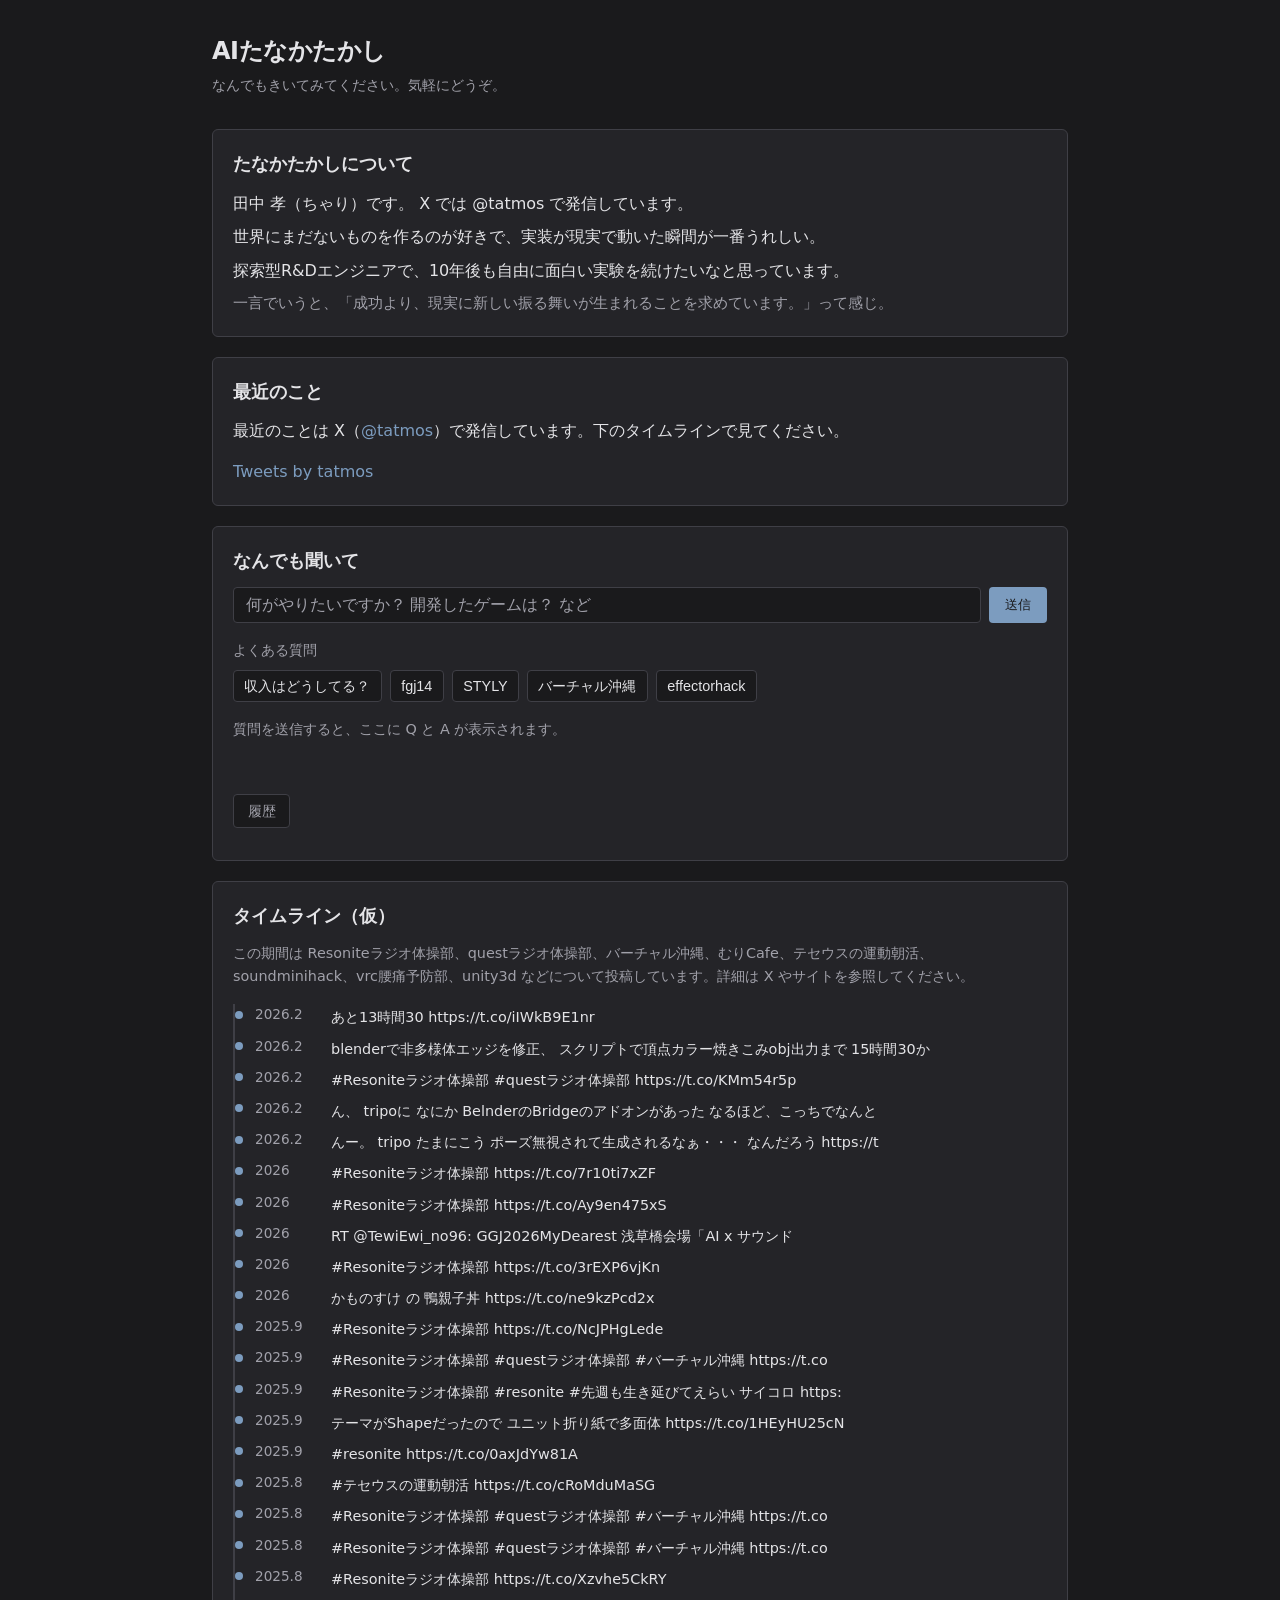
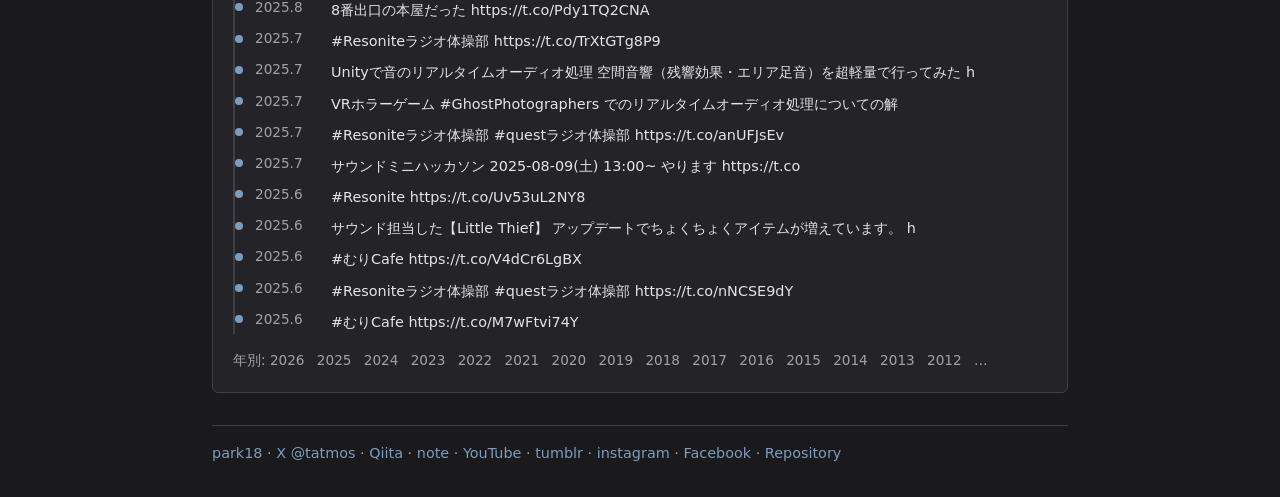
<file: index.html>
<!DOCTYPE html>
<html lang="ja">
<head>
  <meta charset="UTF-8">
  <meta name="viewport" content="width=device-width, initial-scale=1">
  <title>AIたなかたかし — いろいろ質問どうぞ</title>
  <link rel="stylesheet" href="style.css">
</head>
<body>
  <main>
    <header>
      <h1>AIたなかたかし</h1>
      <p class="subtitle">なんでもきいてみてください。気軽にどうぞ。</p>
    </header>

    <section id="self-intro-section" class="card">
      <h2>たなかたかしについて</h2>
      <div id="self-intro" aria-live="polite">
        <p class="status-note">読み込み中…</p>
      </div>
    </section>

    <section id="recent-section" class="card">
      <h2>最近のこと</h2>
      <p id="recent-summary" class="recent-summary">最近のことは X（<a href="https://x.com/tatmos">@tatmos</a>）で発信しています。下のタイムラインで見てください。</p>
      <div class="twitter-embed" aria-label="X タイムライン">
        <a class="twitter-timeline" data-dnt="true" data-theme="dark" data-chrome="noheader nofooter noborders" href="https://x.com/tatmos">Tweets by tatmos</a>
      </div>
    </section>

    <section id="chat-section" class="card">
      <h2>なんでも聞いて</h2>
      <form id="chat-form" class="chat-form">
        <label for="chat-input" class="visually-hidden">質問を入力</label>
        <input type="text" id="chat-input" class="chat-input" placeholder="何がやりたいですか？ 開発したゲームは？ など" autocomplete="off">
        <button type="submit" class="chat-submit">送信</button>
      </form>
      <p class="faq-label">よくある質問</p>
      <div id="faq-buttons" class="faq-buttons" aria-live="polite"></div>
      <div id="current-qa" class="current-qa" aria-live="polite" aria-label="直近の質問と回答">
        <p class="current-qa-placeholder">質問を送信すると、ここに Q と A が表示されます。</p>
      </div>
      <button type="button" id="chat-history-btn" class="chat-history-btn" aria-expanded="false" aria-controls="chat-history-container">履歴</button>
      <div id="chat-history-container" class="chat-history-container is-hidden" aria-label="会話履歴">
        <div id="chat-history" class="chat-history" aria-live="polite"></div>
      </div>
    </section>

    <section id="timeline-section" class="card" aria-label="タイムライン（仮）">
      <h2>タイムライン（仮）</h2>
      <p id="timeline-summary" class="timeline-summary"></p>
      <div id="timeline-view" class="timeline-view" aria-live="polite">
        <p class="status-note">読み込み中…</p>
      </div>
    </section>

    <footer>
      <p class="footer-links">読み込み中…</p>
    </footer>
  </main>
  <script src="js/definition-loader.js"></script>
  <script src="js/rules-engine.js"></script>
  <script src="js/chat-ui.js"></script>
  <script src="js/app.js"></script>
  <script async src="https://platform.twitter.com/widgets.js" charset="utf-8"></script>
</body>
</html>
</file>
<file: style.css>
/* ミニマル・暗背景・読みやすさ優先 */

:root {
  --bg: #1a1a1c;
  --surface: #242428;
  --text: #e4e4e7;
  --text-muted: #a1a1aa;
  --accent: #7c9cbf;
  --border: #3f3f46;
}

* {
  box-sizing: border-box;
}

body {
  margin: 0;
  background: var(--bg);
  color: var(--text);
  font-family: "Segoe UI", system-ui, sans-serif;
  font-size: 1rem;
  line-height: 1.6;
  min-height: 100vh;
}

main {
  max-width: 56rem;
  margin: 0 auto;
  padding: 2rem 1.25rem;
}

header {
  margin-bottom: 2rem;
}

h1 {
  font-size: 1.5rem;
  font-weight: 600;
  margin: 0 0 0.25rem 0;
  letter-spacing: -0.02em;
}

.subtitle {
  color: var(--text-muted);
  font-size: 0.9rem;
  margin: 0;
}

h2 {
  font-size: 1.1rem;
  font-weight: 600;
  margin: 0 0 0.75rem 0;
  color: var(--text);
}

h3 {
  font-size: 0.95rem;
  font-weight: 600;
  margin: 0.75rem 0 0.25rem 0;
  color: var(--text-muted);
}

.card {
  background: var(--surface);
  border: 1px solid var(--border);
  border-radius: 6px;
  padding: 1.25rem;
  margin-bottom: 1.25rem;
}

.card ul {
  margin: 0;
  padding-left: 1.25rem;
}

.card li {
  margin-bottom: 0.35rem;
}

.card li:last-child {
  margin-bottom: 0;
}

.status-note {
  color: var(--text-muted);
  font-size: 0.85rem;
  margin: 0 0 1rem 0;
}

.self-intro-lead {
  margin: 0 0 0.75rem 0;
  font-weight: 500;
}

.self-intro-oneliner {
  margin: 0.75rem 0 0 0;
  color: var(--text-muted);
  font-size: 0.95rem;
}

#self-intro p {
  margin: 0 0 0.5rem 0;
}

#self-intro p:last-child {
  margin-bottom: 0;
}

.recent-summary {
  margin: 0 0 1rem 0;
  color: var(--text);
}

.twitter-embed {
  margin-top: 0.5rem;
}

.twitter-embed iframe {
  max-width: 100%;
}

/* --- タイムライン（仮） --- */

.timeline-summary {
  margin: 0 0 1rem 0;
  color: var(--text-muted);
  font-size: 0.9rem;
}

.timeline-view {
  margin-top: 0.5rem;
}

.timeline-list {
  list-style: none;
  margin: 0;
  padding: 0;
  border-left: 2px solid var(--border);
  padding-left: 1rem;
  margin-left: 0.25rem;
}

.timeline-item {
  position: relative;
  margin-bottom: 0.85rem;
  padding-left: 0;
}

.timeline-item::before {
  content: "";
  position: absolute;
  left: -1.25rem;
  top: 0.4rem;
  width: 8px;
  height: 8px;
  border-radius: 50%;
  background: var(--accent);
}

.timeline-item:last-child {
  margin-bottom: 0;
}

.timeline-date {
  display: inline-block;
  min-width: 4rem;
  font-size: 0.85rem;
  color: var(--text-muted);
  margin-right: 0.75rem;
  vertical-align: top;
}

.timeline-label {
  display: inline;
  font-size: 0.9rem;
  color: var(--text);
  word-break: break-word;
}

.timeline-years-note {
  margin: 1rem 0 0 0;
  font-size: 0.85rem;
  color: var(--text-muted);
}

.timeline-year {
  margin-right: 0.5rem;
}

code {
  font-size: 0.88em;
  background: var(--bg);
  padding: 0.15em 0.4em;
  border-radius: 4px;
  color: var(--accent);
}

a {
  color: var(--accent);
  text-decoration: none;
}

a:hover {
  text-decoration: underline;
}

/* --- 対話 UI --- */

.chat-form {
  display: flex;
  gap: 0.5rem;
  margin-bottom: 1rem;
}

.chat-input {
  flex: 1;
  padding: 0.5rem 0.75rem;
  background: var(--bg);
  border: 1px solid var(--border);
  border-radius: 4px;
  color: var(--text);
  font-size: 1rem;
}

.chat-input::placeholder {
  color: var(--text-muted);
}

.chat-submit {
  padding: 0.5rem 1rem;
  background: var(--accent);
  border: none;
  border-radius: 4px;
  color: var(--bg);
  font-weight: 500;
  cursor: pointer;
}

.chat-submit:hover {
  opacity: 0.9;
}

.faq-label {
  margin: 0 0 0.5rem 0;
  font-size: 0.9rem;
  color: var(--text-muted);
}

.faq-buttons {
  display: flex;
  flex-wrap: wrap;
  gap: 0.5rem;
  margin-bottom: 1rem;
}

.faq-btn {
  padding: 0.35rem 0.65rem;
  background: var(--bg);
  border: 1px solid var(--border);
  border-radius: 4px;
  color: var(--text);
  font-size: 0.9rem;
  cursor: pointer;
}

.faq-btn:hover {
  border-color: var(--accent);
  color: var(--accent);
}

.faq-btn--answered {
  opacity: 0.7;
  border-style: dashed;
}

/* 直近の Q と A のみ表示（通常時） */
.current-qa {
  margin-bottom: 0.75rem;
  min-height: 4rem;
}

.current-qa-placeholder {
  margin: 0;
  color: var(--text-muted);
  font-size: 0.9rem;
}

.current-qa-pair {
  border: 1px solid var(--border);
  border-radius: 6px;
  padding: 1rem;
  background: var(--bg);
}

.current-qa-pair .chat-row {
  margin-bottom: 0.75rem;
}

.current-qa-pair .chat-row:last-child {
  margin-bottom: 0;
}

.current-qa-pair .chat-label {
  font-weight: 600;
}

.chat-history-btn {
  margin-bottom: 0.75rem;
  padding: 0.4rem 0.85rem;
  background: var(--bg);
  border: 1px solid var(--border);
  border-radius: 4px;
  color: var(--text-muted);
  font-size: 0.9rem;
  cursor: pointer;
}

.chat-history-btn:hover {
  border-color: var(--accent);
  color: var(--accent);
}

.chat-history-container.is-hidden {
  display: none;
}

.chat-section.show-history .current-qa {
  display: none;
}

.chat-section.show-history .chat-history-container {
  display: block;
}

.chat-history {
  max-height: 20rem;
  overflow-y: auto;
}

.chat-row {
  margin-bottom: 0.75rem;
  display: flex;
  gap: 0.6rem;
  align-items: flex-start;
}

.chat-row--user .chat-row-content {
  flex: 1;
}

.chat-row--bot .chat-avatar {
  flex-shrink: 0;
  width: 2.25rem;
  height: 2.25rem;
  border-radius: 50%;
  object-fit: cover;
}

.chat-row--bot .chat-row-content {
  flex: 1;
  min-width: 0;
}

.chat-row--user .chat-label {
  color: var(--text-muted);
}

.chat-row--bot .chat-label {
  color: var(--accent);
}

.chat-label {
  display: block;
  font-size: 0.8rem;
  margin-bottom: 0.2rem;
}

.chat-body {
  padding: 0.35rem 0;
}

.chat-body a {
  color: var(--accent);
  overflow-wrap: break-word;
  word-break: normal;
}

.visually-hidden {
  position: absolute;
  width: 1px;
  height: 1px;
  padding: 0;
  margin: -1px;
  overflow: hidden;
  clip: rect(0, 0, 0, 0);
  border: 0;
}

footer {
  margin-top: 2rem;
  padding-top: 1rem;
  border-top: 1px solid var(--border);
  color: var(--text-muted);
  font-size: 0.9rem;
}

footer p {
  margin: 0;
}
</file>
